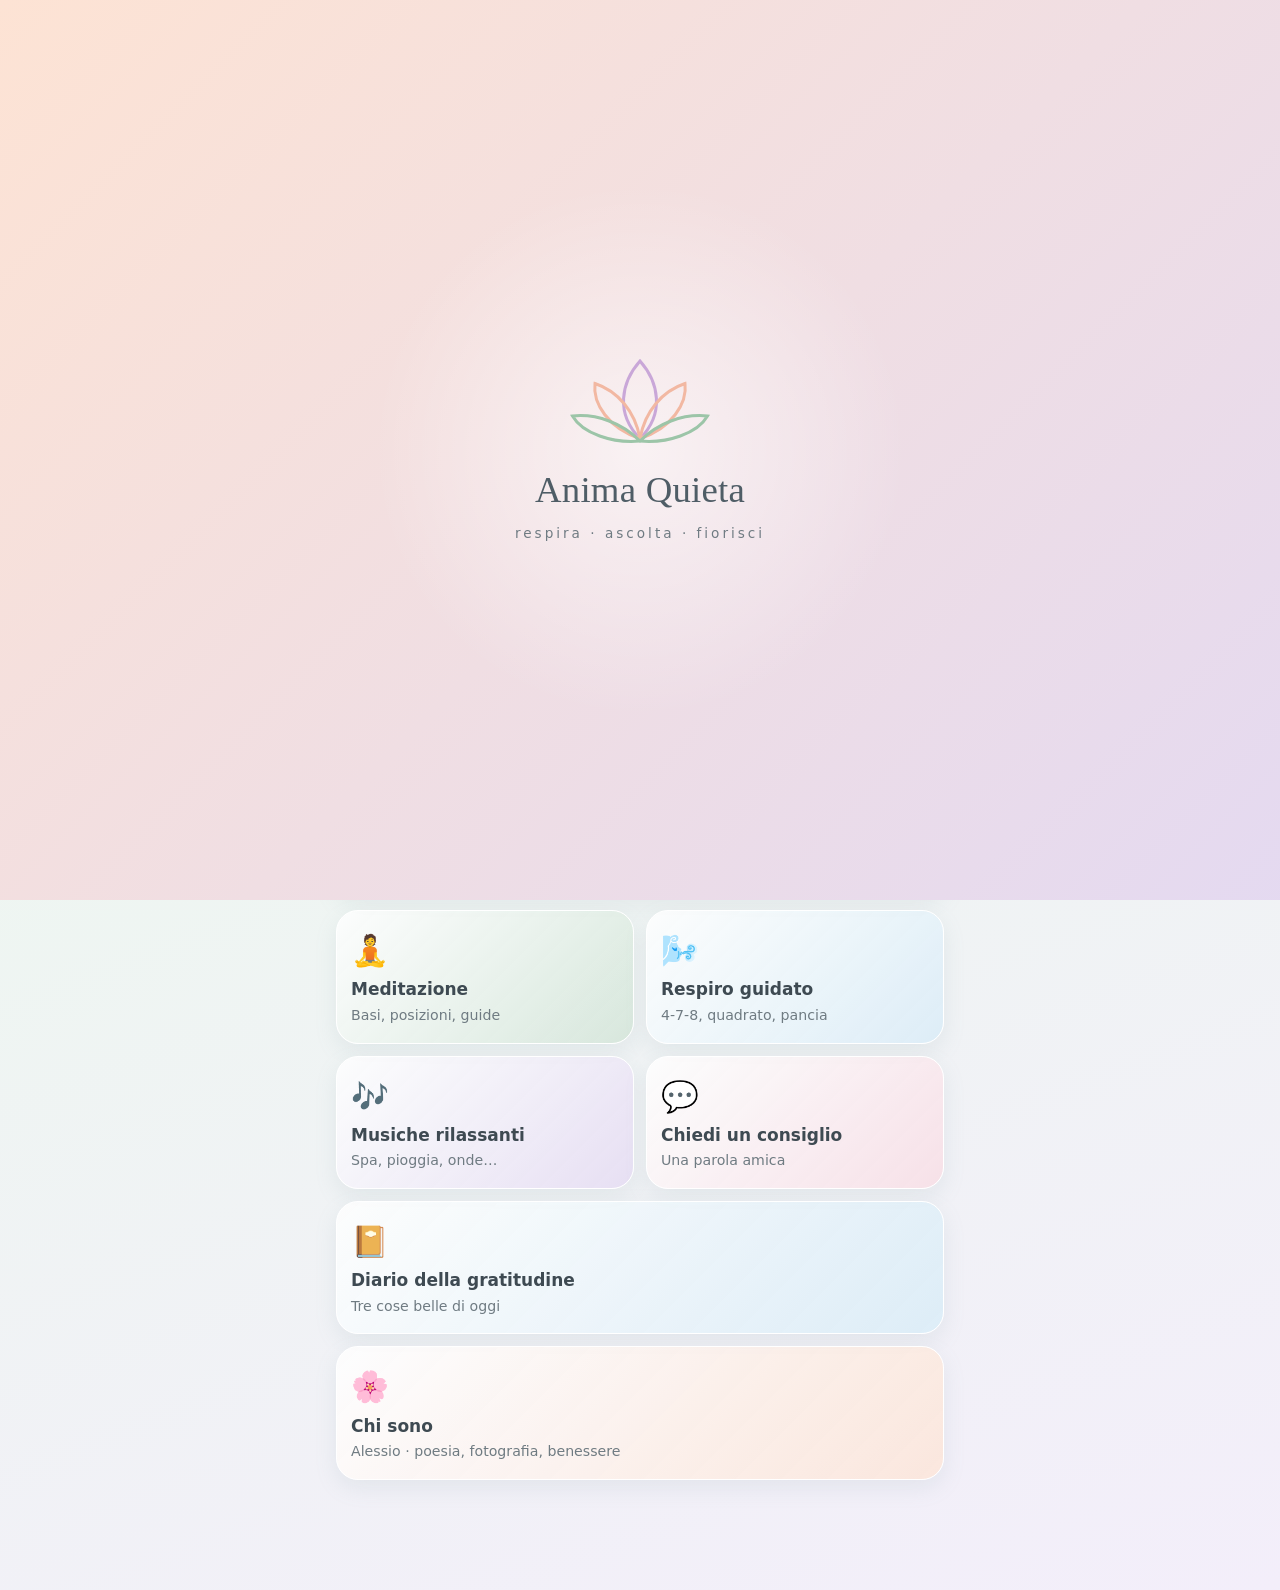
<file: index.html>
<!doctype html>
<html lang="it">
<head>
<meta charset="utf-8">
<meta name="viewport" content="width=device-width,initial-scale=1,viewport-fit=cover">
<title>Anima Quieta · di Alessio</title>
<meta name="description" content="Meditazione, musiche rilassanti e consigli saggi. Gratis, senza pubblicità, senza raccolta dati.">
<meta name="theme-color" content="#cfe3d4">
<link rel="manifest" href="manifest.webmanifest">
<link rel="icon" href="icons/icon.svg" type="image/svg+xml">
<link rel="apple-touch-icon" href="icons/icon-192.png">
<link rel="stylesheet" href="style.css">
</head>
<body>
<div id="splash" aria-hidden="true">
  <div class="sp-glow"></div>
  <svg class="sp-lotus" viewBox="0 0 120 80"><g fill="none" stroke-width="2.4" stroke-linecap="round">
    <path class="pt" d="M60 70 C40 50 45 25 60 8 C75 25 80 50 60 70Z" stroke="#c9a7d8"/>
    <path class="pt" d="M60 70 C35 62 22 42 24 26 C42 32 56 48 60 70Z" stroke="#f2b8a2"/>
    <path class="pt" d="M60 70 C85 62 98 42 96 26 C78 32 64 48 60 70Z" stroke="#f2b8a2"/>
    <path class="pt" d="M60 72 C38 74 14 66 6 52 C26 50 46 58 60 72Z" stroke="#9cc5a8"/>
    <path class="pt" d="M60 72 C82 74 106 66 114 52 C94 50 74 58 60 72Z" stroke="#9cc5a8"/></g></svg>
  <h1 class="sp-title">Anima Quieta</h1>
  <p class="sp-sub" id="spSub">respira · ascolta · fiorisci</p>
</div>

<div id="scene" aria-hidden="true"></div>
<canvas id="particles" aria-hidden="true"></canvas>
<div id="sweep" aria-hidden="true"></div>

<header class="top">
  <button class="brand" data-go="home" aria-label="Home"><img src="icons/icon.svg" alt="" width="34" height="34"><span>Anima Quieta</span></button>
  <div class="tools">
    <div class="langsel" role="group" data-i18n-aria="lang_aria"><button data-lang="it" lang="it">IT</button><button data-lang="en" lang="en">EN</button><button data-lang="fr" lang="fr">FR</button></div>
    <button id="musicBtn" class="round" aria-pressed="false" data-i18n-aria="music_aria"><span class="ico" aria-hidden="true">♪</span><span class="lbl" data-i18n="music"></span></button>
  </div>
</header>

<main id="views">
<section class="view" id="v-home" data-scene="alba">
  <div class="hero">
    <p class="hello" id="hello"></p>
    <h2 data-i18n="home_h"></h2>
    <p class="lead" data-i18n="home_lead"></p>
  </div>
  <div class="duo">
    <div class="card c-sage stag streak" id="streak"></div>
    <div class="tarot stag" id="tarot"></div>
  </div>
  <div class="daily card c-peach stag" aria-live="polite"><h3 data-i18n="daily_h"></h3><p id="dailyTip"></p><div class="row" id="dailyRow"></div></div>
  <nav class="grid">
    <button class="tile c-sage stag" data-go="medita"><span class="em" aria-hidden="true">🧘</span><b data-i18n="t_med"></b><small data-i18n="t_med_s"></small></button>
    <button class="tile c-sky stag" data-go="respiro"><span class="em" aria-hidden="true">🌬️</span><b data-i18n="t_br"></b><small data-i18n="t_br_s"></small></button>
    <button class="tile c-lav stag" data-go="musica"><span class="em" aria-hidden="true">🎶</span><b data-i18n="t_mus"></b><small data-i18n="t_mus_s"></small></button>
    <button class="tile c-rose stag" data-go="consiglio"><span class="em" aria-hidden="true">💬</span><b data-i18n="t_ask"></b><small data-i18n="t_ask_s"></small></button>
    <button class="tile c-sky stag wide" data-go="diario"><span class="em" aria-hidden="true">📔</span><b id="tDiary"></b><small id="tDiaryS"></small></button>
    <button class="tile c-peach stag wide" data-go="chisono"><span class="em" aria-hidden="true">🌸</span><b data-i18n="t_me"></b><small data-i18n="t_me_s"></small></button>
  </nav>
</section>

<section class="view" id="v-medita" data-scene="loto" hidden>
  <h2 class="ttl stag" data-i18n="med_ttl"></h2>
  <div class="tabs stag" role="tablist" id="medTabs">
    <button role="tab" aria-selected="true" class="on" data-tab="m-cos"></button><button role="tab" aria-selected="false" data-tab="m-basi"></button><button role="tab" aria-selected="false" data-tab="m-pos"></button><button role="tab" aria-selected="false" data-tab="m-guide"></button><button role="tab" aria-selected="false" data-tab="m-err"></button>
  </div>
  <div class="tab on" id="m-cos" role="tabpanel"><div class="card c-sage stag" data-i18n="m_cos1"></div><div class="card c-sky stag" data-i18n="m_cos2"></div></div>
  <div class="tab" id="m-basi" role="tabpanel"><div class="card c-lav stag" data-i18n="m_basi"></div></div>
  <div class="tab" id="m-pos" role="tabpanel"><div id="postures"></div></div>
  <div class="tab" id="m-guide" role="tabpanel"><p class="lead stag" data-i18n="guides_lead"></p><div id="guides"></div></div>
  <div class="tab" id="m-err" role="tabpanel"><div class="card c-rose stag" data-i18n="m_err1"></div><div class="card c-sage stag" data-i18n="m_err2"></div></div>
</section>

<section class="view" id="v-respiro" data-scene="cielo" hidden>
  <h2 class="ttl stag" data-i18n="br_ttl"></h2>
  <div class="tabs stag" id="breathTabs"><button class="on" data-br="478"></button><button data-br="box"></button><button data-br="dia"></button></div>
  <p class="lead stag" id="brDesc"></p>
  <div class="breath stag"><div class="ring r1"></div><div class="ring r2"></div>
    <div id="bcircle" aria-live="polite"><span id="bphase"></span><small id="bcount"></small></div></div>
  <div class="row stag"><button class="btn primary" id="bStart"></button><span id="bCycles" class="muted"></span></div>
  <p class="note stag" data-i18n="br_note"></p>
</section>

<section class="view" id="v-musica" data-scene="mare" hidden>
  <h2 class="ttl stag" data-i18n="mus_ttl"></h2>
  <p class="lead stag" data-i18n="mus_lead"></p>
  <div id="ambList" class="amb"></div>
  <div class="card c-sky stag">
    <h3 data-i18n="timer_h"></h3>
    <div class="chips" id="timerChips"><button data-min="0" class="on" data-i18n="timer_none"></button><button data-min="10">10 min</button><button data-min="20">20 min</button><button data-min="30">30 min</button><button data-min="60">60 min</button></div>
    <p class="muted" id="timerLeft" aria-live="polite"></p>
    <label class="vol"><span data-i18n="vol"></span> <input type="range" id="vol" min="0" max="100" value="70"></label>
  </div>
</section>

<section class="view" id="v-consiglio" data-scene="bosco" hidden>
  <h2 class="ttl stag" data-i18n="ask_ttl"></h2>
  <p class="lead stag" data-i18n="ask_lead"></p>
  <form id="askForm" class="ask stag"><label for="q" class="sr" data-i18n="ask_label"></label>
    <textarea id="q" rows="3" data-i18n-ph="ask_ph"></textarea>
    <button class="btn primary" type="submit" data-i18n="ask_btn"></button></form>
  <div class="chips stag" id="suggest"></div>
  <div id="answer" class="card c-rose answer" hidden aria-live="polite"><p class="topic" id="aTopic"></p><p id="aText"></p>
    <div class="row"><button class="btn" id="another" data-i18n="another"></button><button class="btn ghost" id="copyA" data-i18n="copy"></button></div></div>
  <div class="row stag"><button class="btn ghost" id="randomTip" data-i18n="surprise"></button></div>
</section>

<section class="view" id="v-diario" data-scene="prato" hidden>
  <h2 class="ttl stag" id="jTtl"></h2>
  <p class="lead stag" id="jLead"></p>
  <form class="card c-peach stag jform" id="jForm"><h3 id="jToday"></h3>
    <label><span>1</span><input id="j1" maxlength="200" autocomplete="off"></label>
    <label><span>2</span><input id="j2" maxlength="200" autocomplete="off"></label>
    <label><span>3</span><input id="j3" maxlength="200" autocomplete="off"></label>
    <div class="row"><button class="btn primary" type="submit" id="jSave"></button><span class="muted" id="jMsg" aria-live="polite"></span></div></form>
  <p class="note stag" id="jPriv"></p>
  <h3 class="stag" id="jPast"></h3>
  <div id="jList"></div>
</section>

<section class="view" id="v-chisono" data-scene="prato" hidden>
  <h2 class="ttl stag" data-i18n="me_ttl"></h2>
  <div class="card c-peach stag bio"><div class="avatar" aria-hidden="true">A</div><div data-i18n="bio"></div></div>
  <a class="btn tiktok stag" href="https://www.tiktok.com/@a_g.auren" target="_blank" rel="noopener" data-i18n="tiktok"></a>
  <div class="card c-lav stag"><h3 data-i18n="contacts_h"></h3><p data-i18n="contacts_p"></p>
    <a class="btn" href="mailto:aleg.auren@gmail.com">✉️ aleg.auren@gmail.com</a>
    <a class="btn wa" href="https://wa.me/qr/L4SHBNHXK6KGN1" target="_blank" rel="noopener" data-i18n="wa"></a></div>
  <div class="card c-sage stag" data-i18n="privacy"></div>
  <p class="muted center" data-i18n="footer"></p>
</section>
</main>

<nav class="bottom" data-i18n-aria="nav_aria">
  <button data-go="home" class="on"><span aria-hidden="true">🏡</span><em></em></button>
  <button data-go="medita"><span aria-hidden="true">🧘</span><em></em></button>
  <button data-go="respiro"><span aria-hidden="true">🌬️</span><em></em></button>
  <button data-go="musica"><span aria-hidden="true">🎶</span><em></em></button>
  <button data-go="consiglio"><span aria-hidden="true">💬</span><em></em></button>
  <button data-go="chisono"><span aria-hidden="true">🌸</span><em></em></button>
</nav>
<script src="i18n.js"></script>
<script src="advice.js"></script>
<script src="advice_en.js"></script>
<script src="advice_fr.js"></script>
<script src="intentions.js"></script>
<script src="audio.js"></script>
<script src="app.js"></script>
<script src="features.js"></script>
</body>
</html>
</file>
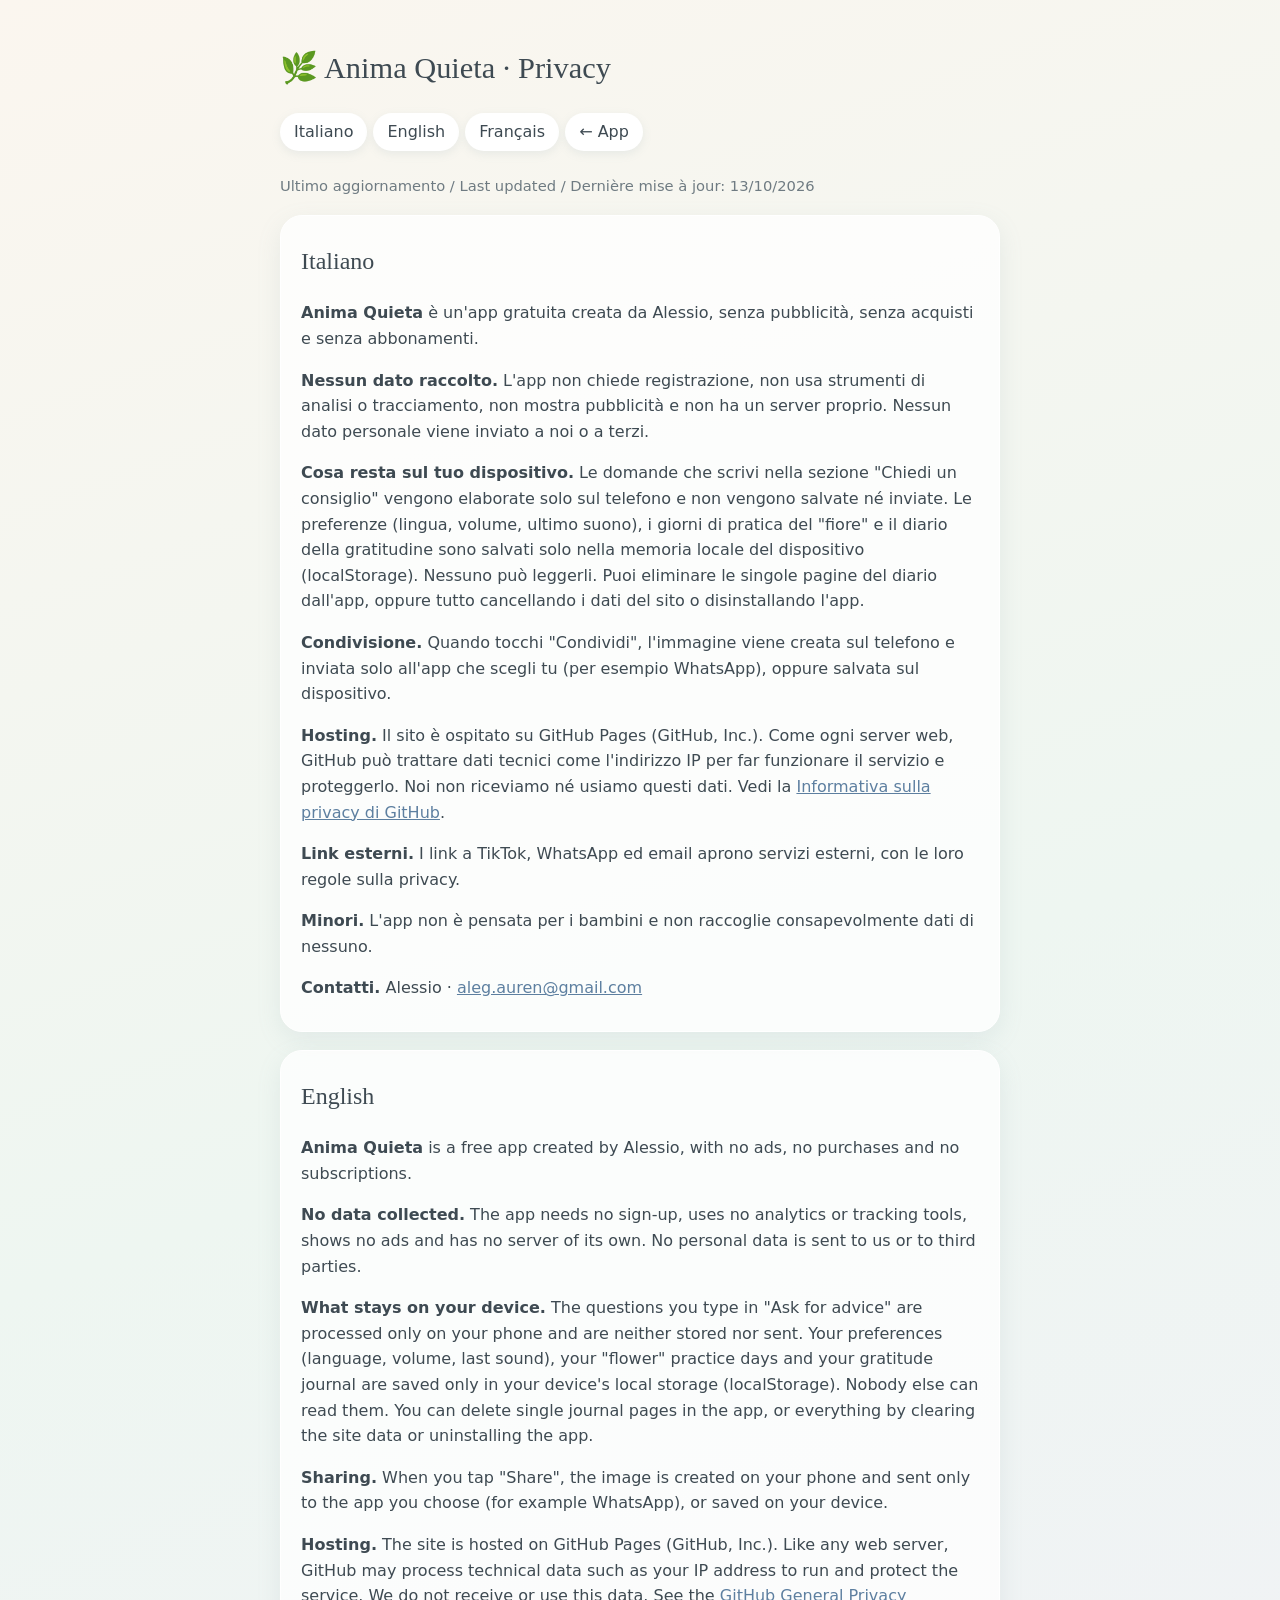
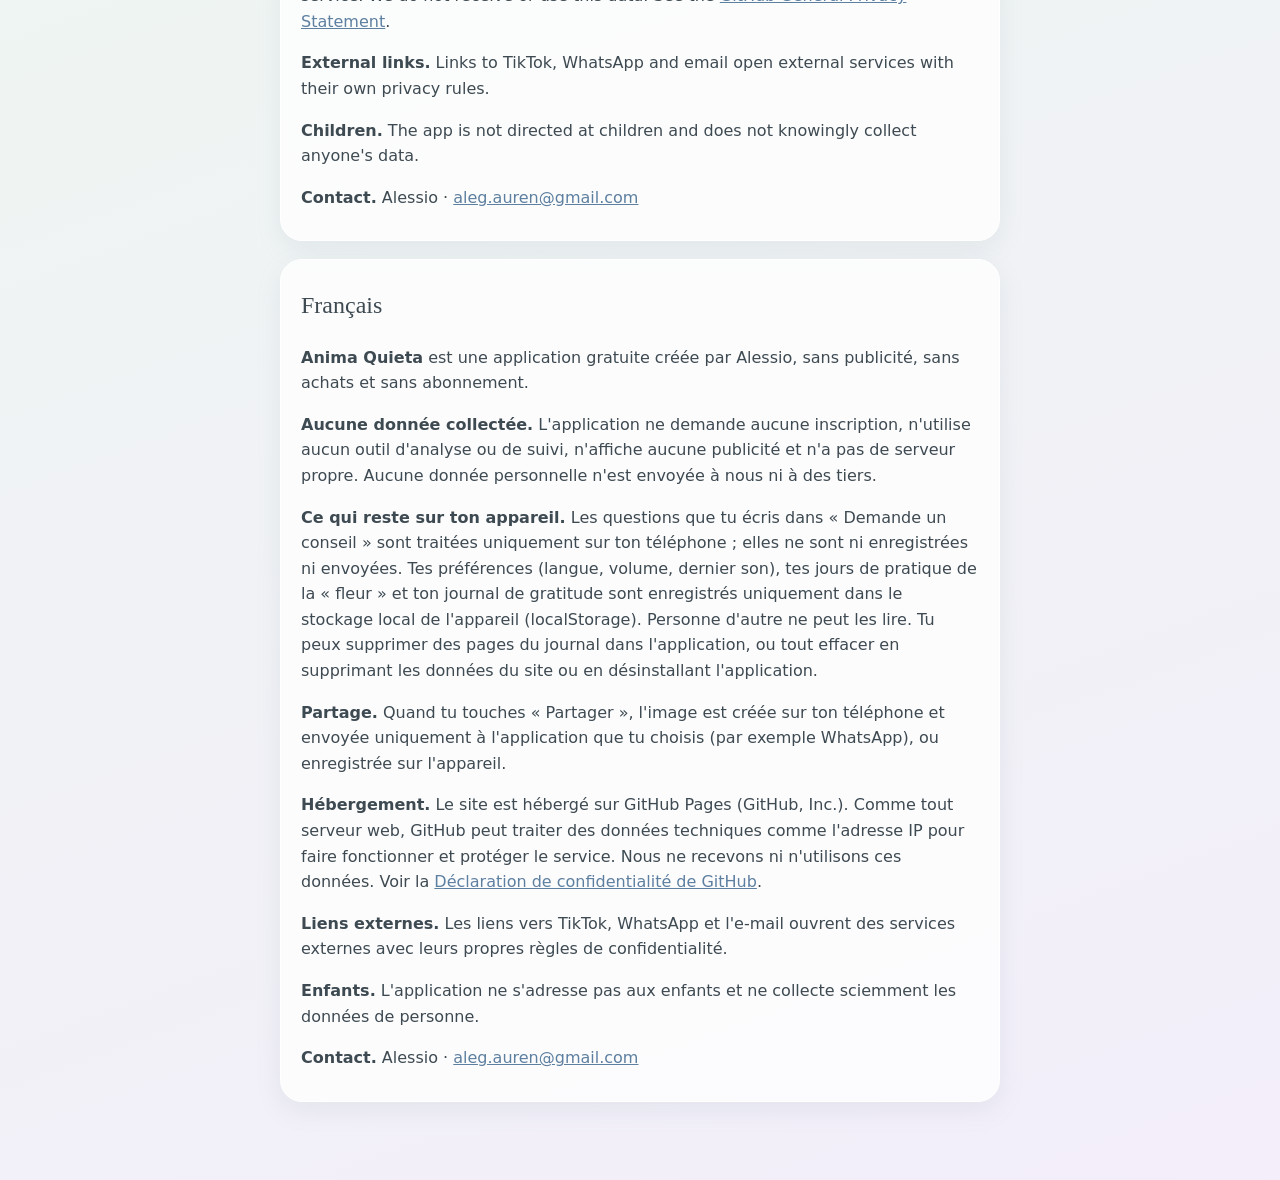
<file: privacy.html>
<!doctype html>
<html lang="it"><head><meta charset="utf-8"><meta name="viewport" content="width=device-width,initial-scale=1">
<title>Privacy · Anima Quieta</title><meta name="robots" content="index">
<link rel="icon" href="icons/icon.svg" type="image/svg+xml">
<style>body{font-family:"Nunito","Segoe UI",system-ui,sans-serif;color:#3e4a52;background:linear-gradient(160deg,#fbf6ef,#eef6f1 40%,#f3eefa);margin:0;line-height:1.6}
main{max-width:720px;margin:0 auto;padding:24px 18px 60px}h1,h2{font-family:Georgia,serif;font-weight:500}h1{font-size:1.9rem}
nav a{display:inline-block;margin:0 6px 8px 0;padding:6px 14px;border-radius:30px;background:#fff;text-decoration:none;color:#3e4a52;box-shadow:0 3px 10px #7f9aa522}
section{background:#ffffffc8;border:1px solid #fff;border-radius:22px;padding:6px 20px 14px;margin:18px 0;box-shadow:0 8px 24px #7f9aa522}a{color:#5d7fa0}.muted{color:#6f7b82;font-size:.92rem}</style></head>
<body><main>
<h1>🌿 Anima Quieta · Privacy</h1>
<nav><a href="#it" lang="it">Italiano</a><a href="#en" lang="en">English</a><a href="#fr" lang="fr">Français</a><a href="./">← App</a></nav>
<p class="muted">Ultimo aggiornamento / Last updated / Dernière mise à jour: 13/10/2026</p>

<section id="it" lang="it"><h2>Italiano</h2>
<p><b>Anima Quieta</b> è un'app gratuita creata da Alessio, senza pubblicità, senza acquisti e senza abbonamenti.</p>
<p><b>Nessun dato raccolto.</b> L'app non chiede registrazione, non usa strumenti di analisi o tracciamento, non mostra pubblicità e non ha un server proprio. Nessun dato personale viene inviato a noi o a terzi.</p>
<p><b>Cosa resta sul tuo dispositivo.</b> Le domande che scrivi nella sezione "Chiedi un consiglio" vengono elaborate solo sul telefono e non vengono salvate né inviate. Le preferenze (lingua, volume, ultimo suono), i giorni di pratica del "fiore" e il diario della gratitudine sono salvati solo nella memoria locale del dispositivo (localStorage). Nessuno può leggerli. Puoi eliminare le singole pagine del diario dall'app, oppure tutto cancellando i dati del sito o disinstallando l'app.</p>
<p><b>Condivisione.</b> Quando tocchi "Condividi", l'immagine viene creata sul telefono e inviata solo all'app che scegli tu (per esempio WhatsApp), oppure salvata sul dispositivo.</p>
<p><b>Hosting.</b> Il sito è ospitato su GitHub Pages (GitHub, Inc.). Come ogni server web, GitHub può trattare dati tecnici come l'indirizzo IP per far funzionare il servizio e proteggerlo. Noi non riceviamo né usiamo questi dati. Vedi la <a href="https://docs.github.com/it/site-policy/privacy-policies/github-general-privacy-statement" target="_blank" rel="noopener">Informativa sulla privacy di GitHub</a>.</p>
<p><b>Link esterni.</b> I link a TikTok, WhatsApp ed email aprono servizi esterni, con le loro regole sulla privacy.</p>
<p><b>Minori.</b> L'app non è pensata per i bambini e non raccoglie consapevolmente dati di nessuno.</p>
<p><b>Contatti.</b> Alessio · <a href="mailto:aleg.auren@gmail.com">aleg.auren@gmail.com</a></p></section>

<section id="en" lang="en"><h2>English</h2>
<p><b>Anima Quieta</b> is a free app created by Alessio, with no ads, no purchases and no subscriptions.</p>
<p><b>No data collected.</b> The app needs no sign-up, uses no analytics or tracking tools, shows no ads and has no server of its own. No personal data is sent to us or to third parties.</p>
<p><b>What stays on your device.</b> The questions you type in "Ask for advice" are processed only on your phone and are neither stored nor sent. Your preferences (language, volume, last sound), your "flower" practice days and your gratitude journal are saved only in your device's local storage (localStorage). Nobody else can read them. You can delete single journal pages in the app, or everything by clearing the site data or uninstalling the app.</p>
<p><b>Sharing.</b> When you tap "Share", the image is created on your phone and sent only to the app you choose (for example WhatsApp), or saved on your device.</p>
<p><b>Hosting.</b> The site is hosted on GitHub Pages (GitHub, Inc.). Like any web server, GitHub may process technical data such as your IP address to run and protect the service. We do not receive or use this data. See the <a href="https://docs.github.com/en/site-policy/privacy-policies/github-general-privacy-statement" target="_blank" rel="noopener">GitHub General Privacy Statement</a>.</p>
<p><b>External links.</b> Links to TikTok, WhatsApp and email open external services with their own privacy rules.</p>
<p><b>Children.</b> The app is not directed at children and does not knowingly collect anyone's data.</p>
<p><b>Contact.</b> Alessio · <a href="mailto:aleg.auren@gmail.com">aleg.auren@gmail.com</a></p></section>

<section id="fr" lang="fr"><h2>Français</h2>
<p><b>Anima Quieta</b> est une application gratuite créée par Alessio, sans publicité, sans achats et sans abonnement.</p>
<p><b>Aucune donnée collectée.</b> L'application ne demande aucune inscription, n'utilise aucun outil d'analyse ou de suivi, n'affiche aucune publicité et n'a pas de serveur propre. Aucune donnée personnelle n'est envoyée à nous ni à des tiers.</p>
<p><b>Ce qui reste sur ton appareil.</b> Les questions que tu écris dans « Demande un conseil » sont traitées uniquement sur ton téléphone ; elles ne sont ni enregistrées ni envoyées. Tes préférences (langue, volume, dernier son), tes jours de pratique de la « fleur » et ton journal de gratitude sont enregistrés uniquement dans le stockage local de l'appareil (localStorage). Personne d'autre ne peut les lire. Tu peux supprimer des pages du journal dans l'application, ou tout effacer en supprimant les données du site ou en désinstallant l'application.</p>
<p><b>Partage.</b> Quand tu touches « Partager », l'image est créée sur ton téléphone et envoyée uniquement à l'application que tu choisis (par exemple WhatsApp), ou enregistrée sur l'appareil.</p>
<p><b>Hébergement.</b> Le site est hébergé sur GitHub Pages (GitHub, Inc.). Comme tout serveur web, GitHub peut traiter des données techniques comme l'adresse IP pour faire fonctionner et protéger le service. Nous ne recevons ni n'utilisons ces données. Voir la <a href="https://docs.github.com/fr/site-policy/privacy-policies/github-general-privacy-statement" target="_blank" rel="noopener">Déclaration de confidentialité de GitHub</a>.</p>
<p><b>Liens externes.</b> Les liens vers TikTok, WhatsApp et l'e-mail ouvrent des services externes avec leurs propres règles de confidentialité.</p>
<p><b>Enfants.</b> L'application ne s'adresse pas aux enfants et ne collecte sciemment les données de personne.</p>
<p><b>Contact.</b> Alessio · <a href="mailto:aleg.auren@gmail.com">aleg.auren@gmail.com</a></p></section>
</main></body></html>
</file>
<file: style.css>
:root{--sage:#cfe3d4;--sage2:#8fb89a;--lav:#e3d9f2;--lav2:#a98fd0;--peach:#fde3d4;--peach2:#e9a07f;--sky:#d6ebf7;--sky2:#7fb3d6;--rose:#f8dbe3;--rose2:#d9879f;--ink:#3e4a52;--muted:#6f7b82;--r:22px}
*{box-sizing:border-box;-webkit-tap-highlight-color:transparent}
html,body{margin:0}
body{font-family:"Nunito","Segoe UI",system-ui,-apple-system,sans-serif;color:var(--ink);background:linear-gradient(160deg,#fbf6ef,#eef6f1 40%,#f3eefa);min-height:100vh;font-size:17px;line-height:1.55;overflow-x:hidden}
h1,h2,h3{font-family:Georgia,"Times New Roman",serif;font-weight:500;letter-spacing:.2px}
a{color:#5d7fa0}
.sr{position:absolute;width:1px;height:1px;overflow:hidden;clip:rect(0 0 0 0)}
button{font:inherit;color:inherit;cursor:pointer}
:focus-visible{outline:3px solid var(--lav2);outline-offset:2px}

/* splash */
#splash{position:fixed;inset:0;z-index:100;display:flex;flex-direction:column;align-items:center;justify-content:center;background:linear-gradient(135deg,#fde3d4,#e3d9f2 35%,#d6ebf7 70%,#cfe3d4);background-size:300% 300%;animation:grad 6s ease infinite;transition:opacity 1s ease,filter 1s ease}
#splash.out{opacity:0;filter:blur(12px);pointer-events:none}
.sp-glow{position:absolute;width:60vmin;height:60vmin;border-radius:50%;background:radial-gradient(circle,#fff9 0,#fff0 70%);animation:breathe 4s ease-in-out infinite}
.sp-lotus{width:150px;position:relative}
.pt{stroke-dasharray:220;stroke-dashoffset:220;animation:draw 2.2s ease forwards}
.pt:nth-child(2),.pt:nth-child(3){animation-delay:.3s}.pt:nth-child(4),.pt:nth-child(5){animation-delay:.6s}
.sp-title{font-size:2.3rem;margin:.6rem 0 0;opacity:0;animation:rise 1.2s .9s ease forwards;color:#4f5d66}
.sp-sub{opacity:0;animation:rise 1.2s 1.3s ease forwards;color:var(--muted);letter-spacing:3px;font-size:.85rem;margin:.3rem}
@keyframes draw{to{stroke-dashoffset:0}}
@keyframes rise{from{opacity:0;transform:translateY(14px)}to{opacity:1;transform:none}}
@keyframes grad{0%,100%{background-position:0 50%}50%{background-position:100% 50%}}
@keyframes breathe{0%,100%{transform:scale(.9);opacity:.7}50%{transform:scale(1.08);opacity:1}}

/* scene parallax */
#scene{position:fixed;inset:0;z-index:0;pointer-events:none;overflow:hidden}
#scene .sc{position:absolute;inset:0;opacity:0;transition:opacity 1.4s ease}
#scene .sc.on{opacity:1}
#scene .ly{position:absolute;left:-5%;width:110%;bottom:0;will-change:transform}
#scene .sky{position:absolute;inset:0}
#scene .sun{position:absolute;border-radius:50%;filter:blur(1px);animation:breathe 9s ease-in-out infinite}
#scene .cloud{position:absolute;height:28px;border-radius:30px;background:#fff8;filter:blur(4px);animation:drift 60s linear infinite}
@keyframes drift{from{transform:translateX(-30vw)}to{transform:translateX(130vw)}}
.wave{animation:sway 9s ease-in-out infinite alternate}
@keyframes sway{from{transform:translateX(-2%)}to{transform:translateX(2%)}}
#particles{position:fixed;inset:0;z-index:1;pointer-events:none}
#sweep{position:fixed;inset:0;z-index:60;pointer-events:none;overflow:hidden}
#sweep i{position:absolute;left:-60px;font-style:normal;font-size:28px;animation:sweep 1.3s cubic-bezier(.4,.1,.3,1) forwards;opacity:.9}
@keyframes sweep{0%{transform:translate(0,0) rotate(0)}100%{transform:translate(120vw,-25vh) rotate(540deg);opacity:0}}

/* layout */
.top{position:sticky;top:0;z-index:20;display:flex;justify-content:space-between;align-items:center;padding:calc(10px + env(safe-area-inset-top)) 16px 10px;backdrop-filter:blur(10px);background:#ffffff70}
.brand{display:flex;align-items:center;gap:8px;border:0;background:none;font-family:Georgia,serif;font-size:1.15rem}
.brand img{width:34px;height:34px;border-radius:10px}
.round{border:0;border-radius:30px;padding:8px 14px;background:#fff;box-shadow:0 4px 14px #a98fd033;display:flex;gap:6px;align-items:center}
.round[aria-pressed=true]{background:linear-gradient(135deg,var(--lav),var(--sky))}
.round[aria-pressed=true] .ico{animation:breathe 2s infinite}
main{position:relative;z-index:5;max-width:640px;margin:0 auto;padding:6px 16px 110px;min-height:80vh}
.view{animation:vin .8s cubic-bezier(.2,.7,.2,1) both}
.view.leaving{animation:vout .45s ease forwards}
@keyframes vin{from{opacity:0;transform:translateY(24px) scale(.98);filter:blur(8px)}to{opacity:1;transform:none;filter:none}}
@keyframes vout{to{opacity:0;transform:translateX(-30px) scale(.98);filter:blur(8px)}}
.stag{opacity:0;animation:rise .7s ease forwards;animation-delay:calc(var(--i,0)*80ms + .15s)}
.hero{padding:20px 4px 6px}
.hello{margin:0;color:var(--sage2);font-weight:700;letter-spacing:1px}
.hero h2{font-size:1.9rem;margin:.2rem 0;line-height:1.2}
.lead{color:var(--muted)}
.ttl{font-size:2rem;margin:16px 4px 10px}
.card{border-radius:var(--r);padding:16px 18px;margin:14px 0;background:#ffffffb8;backdrop-filter:blur(6px);box-shadow:0 8px 24px #7f9aa522;border:1px solid #fff}
.card h3{margin:.1rem 0 .5rem;font-size:1.3rem}
.c-sage{background:linear-gradient(135deg,#ffffffd0,#cfe3d4c0)}.c-lav{background:linear-gradient(135deg,#ffffffd0,#e3d9f2c0)}.c-peach{background:linear-gradient(135deg,#ffffffd0,#fde3d4c0)}.c-sky{background:linear-gradient(135deg,#ffffffd0,#d6ebf7c0)}.c-rose{background:linear-gradient(135deg,#ffffffd0,#f8dbe3c0)}
.grid{display:grid;grid-template-columns:1fr 1fr;gap:12px;margin-top:8px}
.tile{border:1px solid #fff;border-radius:var(--r);padding:16px 14px;text-align:left;display:flex;flex-direction:column;gap:2px;min-height:128px;box-shadow:0 8px 22px #7f9aa522;transition:transform .35s ease,box-shadow .35s}
.tile.wide{grid-column:span 2;min-height:90px}
.tile .em{font-size:1.9rem;animation:float 5s ease-in-out infinite}
.tile:nth-child(2) .em{animation-delay:-1s}.tile:nth-child(3) .em{animation-delay:-2s}.tile:nth-child(4) .em{animation-delay:-3s}
.tile small{color:var(--muted)}
.tile:hover,.card:hover{transform:translateY(-3px) scale(1.01);box-shadow:0 14px 30px #7f9aa533}
.tile:active,.btn:active{transform:scale(.97)}
@keyframes float{0%,100%{transform:translateY(0) rotate(-3deg)}50%{transform:translateY(-6px) rotate(3deg)}}
.card{transition:transform .4s ease,box-shadow .4s}
.daily{animation:rise .7s .1s ease forwards,glow 6s ease-in-out 1s infinite}
@keyframes glow{0%,100%{box-shadow:0 8px 24px #e9a07f22}50%{box-shadow:0 8px 34px #e9a07f55}}
.tabs{display:flex;gap:8px;overflow-x:auto;padding:4px 2px 8px;scrollbar-width:none}
.tabs button,.chips button{flex:none;border:1px solid #fff;background:#ffffffa0;border-radius:30px;padding:8px 14px;transition:all .3s}
.tabs button.on,.chips button.on{background:linear-gradient(135deg,var(--sage),var(--sky));box-shadow:0 4px 12px #8fb89a44;font-weight:700}
.tab{display:none}.tab.on{display:block;animation:vin .6s ease both}
.chips{display:flex;flex-wrap:wrap;gap:8px;margin:10px 0}
.dots li,.steps li{margin:.4rem 0}
.note{font-size:.88rem;color:var(--muted);background:#ffffff90;border-radius:14px;padding:10px 12px}
.muted{color:var(--muted);font-size:.92rem}.center{text-align:center}
.btn{display:inline-flex;align-items:center;justify-content:center;gap:6px;border:0;border-radius:30px;padding:12px 20px;background:#fff;box-shadow:0 4px 14px #7f9aa533;text-decoration:none;color:var(--ink);font-weight:700;margin:4px 6px 4px 0;transition:transform .25s}
.btn.primary{background:linear-gradient(135deg,#a8d3b5,#b9a6e0);color:#fff;text-shadow:0 1px 2px #0002}
.btn.ghost{background:#ffffff90}
.btn.tiktok{background:linear-gradient(135deg,#25f4ee55,#fe2c5555),#fff;width:100%;margin:6px 0}
.btn.wa{background:#dff5e3}
.row{display:flex;align-items:center;flex-wrap:wrap;gap:6px;margin:10px 0}
/* postures */
.pos{display:flex;gap:14px;align-items:center}
.pos svg{flex:none;width:96px;height:96px;background:#ffffffa0;border-radius:18px}
.pos svg .fig{animation:breathe 5s ease-in-out infinite;transform-origin:50% 70%}
/* guides */
.gtext{min-height:3.2em;font-family:Georgia,serif;font-size:1.15rem;transition:opacity .6s}
.gtext.fade{opacity:0}
.prog{height:6px;border-radius:6px;background:#fff;overflow:hidden}.prog i{display:block;height:100%;width:0;background:linear-gradient(90deg,var(--sage2),var(--lav2));transition:width .5s}
/* breath */
.breath{position:relative;height:300px;display:flex;align-items:center;justify-content:center;margin:10px 0}
.ring{position:absolute;width:250px;height:250px;border-radius:50%;border:2px solid #ffffffb0;animation:breathe 6s ease-in-out infinite}
.ring.r2{width:290px;height:290px;animation-delay:-3s;opacity:.6}
#bcircle{width:130px;height:130px;border-radius:50%;background:radial-gradient(circle at 35% 30%,#fff,#cfe3d4 40%,#b9a6e0);box-shadow:0 0 40px #b9a6e077,inset 0 0 20px #fff8;display:flex;flex-direction:column;align-items:center;justify-content:center;transform:scale(1);transition-property:transform;transition-timing-function:ease-in-out}
#bphase{font-weight:700;font-size:1.05rem}#bcount{font-size:1.5rem}
/* music */
.amb{display:grid;grid-template-columns:1fr 1fr;gap:12px}
.amb button{border:1px solid #fff;border-radius:var(--r);padding:16px;text-align:left;min-height:100px;box-shadow:0 8px 22px #7f9aa522;transition:transform .3s}
.amb button.on{outline:3px solid #fff;box-shadow:0 0 0 6px #b9a6e055,0 10px 30px #b9a6e055}
.amb button.on .em{animation:breathe 2.5s infinite}
.amb .em{font-size:1.8rem;display:block}
.vol{display:flex;gap:10px;align-items:center}.vol input{flex:1;accent-color:var(--lav2)}
/* ask */
.ask textarea{width:100%;border:1px solid #fff;border-radius:18px;padding:14px;font:inherit;background:#ffffffd0;resize:vertical;box-shadow:inset 0 2px 6px #0000000a}
.ask .btn{margin-top:8px}
.answer{animation:vin .7s ease both}
.answer .topic{margin:0;color:var(--rose2);font-weight:700;font-size:.85rem;letter-spacing:1px;text-transform:uppercase}
#aText{font-family:Georgia,serif;font-size:1.2rem}
/* bio */
.bio .avatar{width:72px;height:72px;border-radius:50%;display:flex;align-items:center;justify-content:center;font:2rem Georgia,serif;color:#fff;background:linear-gradient(135deg,var(--peach2),var(--lav2),var(--sky2));animation:breathe 6s infinite;float:right;margin-left:10px}
/* bottom nav */
.bottom{position:fixed;bottom:0;left:0;right:0;z-index:30;display:flex;justify-content:space-around;padding:6px 4px calc(6px + env(safe-area-inset-bottom));background:#ffffffc8;backdrop-filter:blur(12px);border-top:1px solid #fff}
.bottom button{border:0;background:none;display:flex;flex-direction:column;align-items:center;font-size:.72rem;padding:4px 6px;border-radius:14px;color:var(--muted);transition:all .3s}
.bottom button span{font-size:1.3rem;transition:transform .3s}
.bottom button.on{color:var(--ink);background:linear-gradient(135deg,var(--sage),var(--lav))}
.bottom button.on span{transform:translateY(-2px) scale(1.12)}
@media (prefers-reduced-motion:reduce){*,*::before,*::after{animation-duration:.01ms!important;animation-iteration-count:1!important;transition-duration:.01ms!important}.stag{opacity:1}#particles{display:none}}
/* v1.1 */
.tools{display:flex;gap:8px;align-items:center}
.langsel{display:flex;background:#ffffffb0;border-radius:30px;padding:3px;box-shadow:0 4px 14px #a98fd022}
.langsel button{border:0;background:none;border-radius:30px;padding:6px 9px;font-size:.78rem;font-weight:700;letter-spacing:.5px;color:var(--muted);transition:all .3s}
.langsel button.on{background:linear-gradient(135deg,var(--lav),var(--peach));color:var(--ink);box-shadow:0 2px 8px #a98fd044}
.brand span{white-space:nowrap}
@media (max-width:380px){.brand span{display:none}}
.round .lbl{max-width:92px;overflow:hidden;text-overflow:ellipsis;white-space:nowrap}
.card{backdrop-filter:none;background-color:#ffffffc8}
.bottom button{flex:1;min-width:0}
.bottom button em{font-style:normal;white-space:nowrap;overflow:hidden;text-overflow:ellipsis;max-width:100%}
.pos h3{margin:0}
.tile{color:var(--ink)}
.amb button{color:var(--ink)}
.gtext{min-height:4.2em}
@media (max-width:430px){.top{padding-left:12px;padding-right:12px}.round{padding:8px 11px}.round .lbl{display:none}.round .ico{font-size:1.15rem}.brand{font-size:1.05rem}}
/* v1.2 features */
.duo{display:grid;grid-template-columns:1fr;gap:0}
.streak{display:flex;gap:14px;align-items:center}
.fl-wrap{position:relative;flex:none;width:96px;height:90px}
.flower{width:96px;height:90px;overflow:visible}
.flower .fl-bloom{transform-box:fill-box;transform-origin:center;animation:sway2 6s ease-in-out infinite}
.flower .fl-stem{transform-box:fill-box;transform-origin:bottom}
.fl-wrap.grow .fl-p{transform-box:fill-box;transform-origin:bottom center;animation:sprout 1.4s cubic-bezier(.3,1.5,.5,1) both}
.fl-wrap.grow .fl-stem{stroke-dasharray:120;stroke-dashoffset:120;animation:draw 1.2s ease forwards}
@keyframes sprout{from{transform:scale(0);opacity:0}to{transform:scale(1);opacity:1}}
@keyframes sway2{0%,100%{transform:rotate(-4deg)}50%{transform:rotate(4deg)}}
.spark{position:absolute;left:46px;top:30px;width:8px;height:8px;border-radius:50%;background:#ffe3a3;box-shadow:0 0 12px #ffd27a;animation:spark 1.6s ease-out forwards;opacity:0}
.spark.s2{animation-delay:.2s;left:30px;top:40px}.spark.s3{animation-delay:.4s;left:64px;top:38px}
@keyframes spark{0%{opacity:0;transform:translateY(0) scale(.5)}30%{opacity:1}100%{opacity:0;transform:translateY(-50px) scale(1.4)}}
.st-info h3{margin:0;font-size:1.15rem}.stage{color:var(--sage2)}
.st-n{margin:.2rem 0}.st-msg{margin:.2rem 0 .3rem}
.btn.sm{padding:7px 14px;font-size:.88rem}
.tarot{perspective:1200px;margin:14px 0}
.tcard{position:relative;display:block;width:100%;height:190px;border:0;padding:0;background:none;transform-style:preserve-3d;transition:transform 1s cubic-bezier(.4,.2,.2,1)}
.tcard.flip{transform:rotateY(180deg)}
.tcard:not(.flip){animation:hover3d 5s ease-in-out infinite}
@keyframes hover3d{0%,100%{transform:rotateY(-6deg) translateY(0)}50%{transform:rotateY(6deg) translateY(-4px)}}
.tface{position:absolute;inset:0;border-radius:var(--r);backface-visibility:hidden;-webkit-backface-visibility:hidden;display:flex;flex-direction:column;align-items:center;justify-content:center;gap:6px;padding:18px;box-shadow:0 10px 28px #7f9aa533;border:1px solid #fff;text-align:center}
.tfront{background:radial-gradient(circle at 30% 20%,#fff8,#fff0 40%),linear-gradient(135deg,#b9a6e0,#f4c6d3 55%,#fde3d4);color:#fff;text-shadow:0 1px 3px #0002}
.tfront b{font:500 1.5rem Georgia,serif}.tfront small{opacity:.95}
.tstar{position:absolute;top:14px;left:18px;font-size:1.2rem;animation:breathe 3s infinite}.tmoon{position:absolute;bottom:12px;right:18px;font-size:1.3rem;animation:breathe 4s 1s infinite}
.tback{transform:rotateY(180deg);background:linear-gradient(135deg,#fff,#e3d9f2 60%,#d6ebf7)}
.tback small{color:var(--lav2);font-weight:700;letter-spacing:1px;text-transform:uppercase;font-size:.75rem}
.tphrase{font:1.2rem/1.4 Georgia,serif;color:var(--ink)}
.tshare{justify-content:center}
.jform label{display:flex;align-items:center;gap:10px;margin:8px 0}
.jform label span{flex:none;width:28px;height:28px;border-radius:50%;display:flex;align-items:center;justify-content:center;background:linear-gradient(135deg,var(--peach),var(--rose));font-weight:700}
.jform input{flex:1;border:1px solid #fff;border-radius:14px;padding:12px;font:inherit;background:#ffffffd0;min-width:0}
.jform.saved{animation:glow 1.2s ease}
.jhint{display:block;font-family:"Nunito",system-ui,sans-serif;font-size:.85rem;margin-top:2px}
.jday{animation:rise .6s ease both;animation-delay:calc(var(--i)*70ms)}
.jday.bye{animation:vout .45s ease forwards}
.jhead{display:flex;justify-content:space-between;align-items:center;gap:8px;flex-wrap:wrap}
.jhead b{text-transform:capitalize}
[hidden]{display:none!important}
.jdel.arm{background:#f8dbe3;color:#a14d66}
.tfront{background:radial-gradient(circle at 30% 20%,#fff6,#fff0 45%),linear-gradient(135deg,#9a84cf,#d98fae 55%,#e9a07f);text-shadow:0 1px 4px #0003}
.jhead b{text-transform:none}.jhead b::first-letter{text-transform:uppercase}
@media (max-width:380px){.bottom button{font-size:.64rem;padding:4px 2px}.bottom button span{font-size:1.2rem}}
</file>
